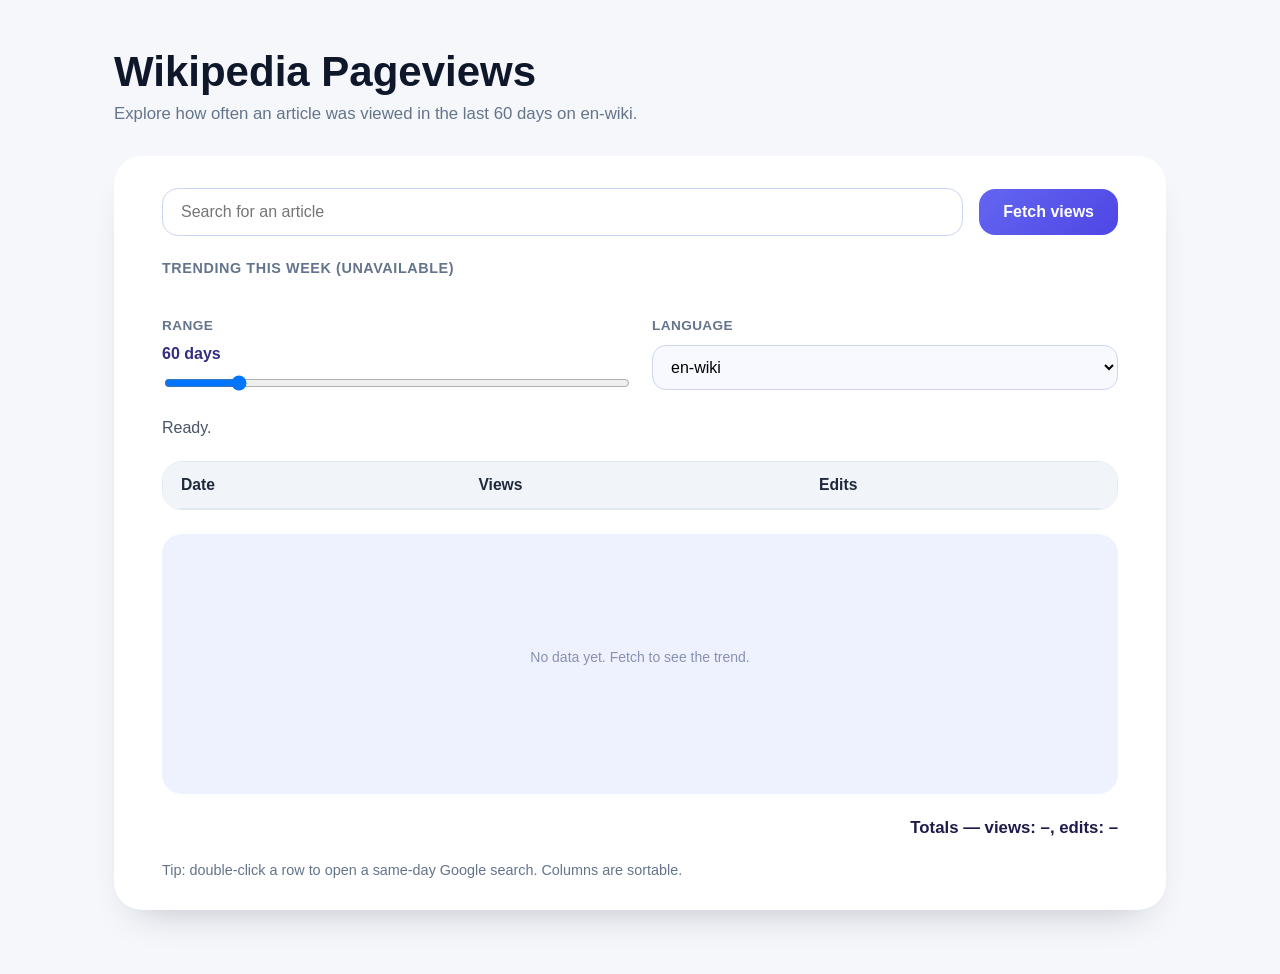
<file: index.html>
<!DOCTYPE html>
<html lang="en">
<head>
  <meta charset="utf-8" />
  <meta name="viewport" content="width=device-width, initial-scale=1" />
  <title>Wikipedia Pageviews</title>
  <link rel="stylesheet" href="styles.css" />
</head>
<body>
  <div class="app-shell">
    <header class="app-header">
      <h1>Wikipedia Pageviews</h1>
      <p id="subtitle">Explore how often an article was viewed in the last 60 days on en-wiki.</p>
    </header>

    <main class="app-main">
      <section class="search-card">
        <div class="search-bar">
          <label class="sr-only" for="article-input">Article title</label>
          <input id="article-input" type="text" placeholder="Search for an article" autocomplete="off" />
          <button id="fetch-button" type="button">Fetch views</button>
        </div>

        <div class="suggestions">
          <div class="suggestions-heading" id="suggestions-heading">Trending this week</div>
          <div class="suggestions-track" id="suggestions-track"></div>
        </div>

        <div class="filters">
          <div class="filter">
            <label for="range-input">Range</label>
            <output id="range-output">60 days</output>
            <input id="range-input" type="range" min="7" max="365" value="60" />
          </div>
          <div class="filter">
            <label for="language-select">Language</label>
            <select id="language-select">
              <option value="en.wikipedia.org">en-wiki</option>
              <option value="he.wikipedia.org">he-wiki</option>
            </select>
          </div>
        </div>

        <div class="status" id="status">Ready.</div>

        <div class="table-wrapper">
          <table id="results-table">
            <thead>
              <tr>
                <th data-column="date">Date</th>
                <th data-column="views">Views</th>
                <th data-column="edits">Edits</th>
              </tr>
            </thead>
            <tbody></tbody>
          </table>
        </div>

        <div class="chart" id="chart-container">
          <canvas id="chart" width="800" height="220" aria-label="Pageviews chart"></canvas>
        </div>

        <div class="totals" id="totals">Totals — views: –, edits: –</div>
        <p class="hint">Tip: double-click a row to open a same-day Google search. Columns are sortable.</p>
      </section>
    </main>
  </div>

  <div class="tooltip" id="tooltip" role="tooltip" hidden></div>

  <script src="main.js" type="module"></script>
</body>
</html>
</file>
<file: styles.css>
:root {
  color-scheme: light;
  font-family: "Inter", "SF Pro Text", "Segoe UI", Roboto, Helvetica, Arial, sans-serif;
  background-color: #f5f7fb;
  color: #0f172a;
}

*,
*::before,
*::after {
  box-sizing: border-box;
}

body {
  margin: 0;
  background-color: #f5f7fb;
  min-height: 100vh;
}

.app-shell {
  max-width: 1100px;
  margin: 0 auto;
  padding: 48px 24px 64px;
}

.app-header h1 {
  margin: 0 0 8px;
  font-size: clamp(28px, 4vw, 42px);
  font-weight: 700;
}

.app-header p {
  margin: 0;
  color: #64748b;
  font-size: 1.05rem;
}

.search-card {
  margin-top: 32px;
  background: #ffffff;
  border-radius: 28px;
  padding: 32px clamp(24px, 4vw, 48px);
  box-shadow: 0 20px 40px -24px rgba(15, 23, 42, 0.3);
  display: flex;
  flex-direction: column;
  gap: 24px;
}

.search-bar {
  display: flex;
  gap: 16px;
  align-items: center;
}

.search-bar input {
  flex: 1;
  border-radius: 16px;
  border: 1px solid #cbd5f5;
  padding: 14px 18px;
  font-size: 1rem;
  transition: box-shadow 0.2s ease, border 0.2s ease;
}

.search-bar input:focus {
  outline: none;
  border-color: #6366f1;
  box-shadow: 0 0 0 3px rgba(99, 102, 241, 0.25);
}

.search-bar button {
  border: none;
  background: linear-gradient(135deg, #6366f1, #4f46e5);
  color: #fff;
  font-weight: 600;
  font-size: 1rem;
  padding: 14px 24px;
  border-radius: 16px;
  cursor: pointer;
  transition: transform 0.15s ease, box-shadow 0.15s ease;
}

.search-bar button:hover:not(:disabled) {
  transform: translateY(-1px);
  box-shadow: 0 10px 18px -10px rgba(79, 70, 229, 0.6);
}

.search-bar button:disabled {
  opacity: 0.6;
  cursor: wait;
}

.filters {
  display: grid;
  grid-template-columns: repeat(auto-fit, minmax(220px, 1fr));
  gap: 24px;
}

.filter label {
  display: block;
  font-size: 0.85rem;
  font-weight: 600;
  letter-spacing: 0.03em;
  text-transform: uppercase;
  color: #64748b;
  margin-bottom: 12px;
}

.filter output {
  display: block;
  font-weight: 600;
  margin-bottom: 10px;
  color: #312e81;
}

.filter input[type="range"] {
  width: 100%;
}

.filter select {
  width: 100%;
  border-radius: 14px;
  border: 1px solid #cbd5f5;
  padding: 12px 14px;
  font-size: 1rem;
  background: #f8f9ff;
}

.suggestions {
  display: flex;
  flex-direction: column;
  gap: 14px;
}

.suggestions-heading {
  font-size: 0.9rem;
  font-weight: 600;
  color: #64748b;
  text-transform: uppercase;
  letter-spacing: 0.04em;
}

.suggestions-track {
  display: flex;
  gap: 12px;
  overflow-x: auto;
  padding-bottom: 4px;
  scroll-snap-type: x mandatory;
}

.suggestions-track::-webkit-scrollbar {
  height: 6px;
}

.suggestions-track::-webkit-scrollbar-thumb {
  background: rgba(99, 102, 241, 0.4);
  border-radius: 999px;
}

.suggestion-button {
  scroll-snap-align: start;
  border: none;
  background: #eef2ff;
  color: #1f2937;
  border-radius: 999px;
  padding: 10px 18px;
  font-size: 0.9rem;
  font-weight: 600;
  cursor: pointer;
  transition: background 0.2s ease, transform 0.2s ease;
  white-space: nowrap;
}

.suggestion-button:hover {
  background: #d9ddff;
  transform: translateY(-1px);
}

.status {
  font-size: 1rem;
  color: #475569;
}

.table-wrapper {
  border-radius: 20px;
  border: 1px solid #e2e8f0;
  overflow: hidden;
}

#results-table {
  width: 100%;
  border-collapse: collapse;
  font-size: 0.98rem;
}

#results-table thead {
  background: #f1f5f9;
}

#results-table th,
#results-table td {
  padding: 14px 18px;
  text-align: left;
  border-bottom: 1px solid #e2e8f0;
}

#results-table th {
  font-weight: 700;
  color: #1e293b;
  cursor: pointer;
  user-select: none;
}

#results-table td:nth-child(2),
#results-table td:nth-child(3) {
  text-align: right;
  font-variant-numeric: tabular-nums;
}

#results-table tbody tr:hover {
  background: rgba(99, 102, 241, 0.08);
}

#results-table tbody tr.selected {
  background: rgba(79, 70, 229, 0.16);
}

.chart {
  background: #eef2ff;
  border-radius: 20px;
  padding: 18px 20px;
}

#chart {
  width: 100%;
  height: 220px;
}

.totals {
  text-align: right;
  font-weight: 600;
  color: #1e1b4b;
  font-size: 1.05rem;
}

.hint {
  margin: 0;
  font-size: 0.9rem;
  color: #64748b;
}

.tooltip {
  position: fixed;
  max-width: 320px;
  background: #ffffff;
  color: #1f2937;
  border-radius: 12px;
  border: 1px solid rgba(15, 23, 42, 0.12);
  padding: 12px 14px;
  box-shadow: 0 18px 40px -25px rgba(15, 23, 42, 0.45);
  font-size: 0.85rem;
  pointer-events: none;
  z-index: 50;
}

.tooltip[data-visible="true"] {
  visibility: visible;
  opacity: 1;
}

.tooltip[hidden] {
  visibility: hidden;
  opacity: 0;
}

.sr-only {
  position: absolute;
  width: 1px;
  height: 1px;
  padding: 0;
  margin: -1px;
  overflow: hidden;
  clip: rect(0, 0, 0, 0);
  white-space: nowrap;
  border: 0;
}

@media (max-width: 720px) {
  .search-card {
    border-radius: 20px;
    padding: 28px 20px;
  }

  .search-bar {
    flex-direction: column;
    align-items: stretch;
  }

  .search-bar button {
    width: 100%;
  }

  .filters {
    grid-template-columns: 1fr;
  }
}
</file>
